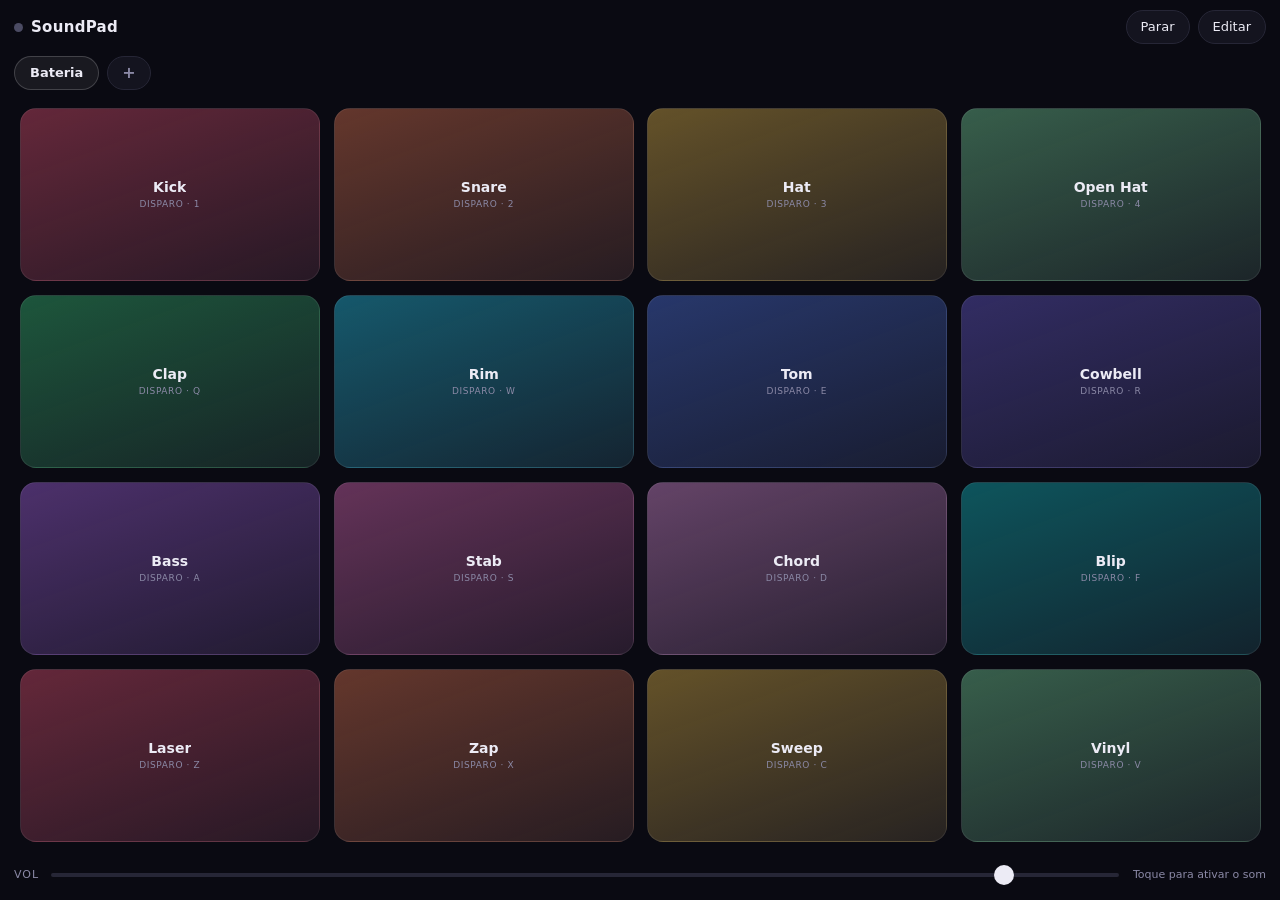
<file: index.html>
<!DOCTYPE html>
<html lang="pt-BR">
<head>
<meta charset="utf-8">
<meta name="viewport" content="width=device-width, initial-scale=1, maximum-scale=1, user-scalable=no, viewport-fit=cover">
<meta name="apple-mobile-web-app-capable" content="yes">
<meta name="mobile-web-app-capable" content="yes">
<meta name="apple-mobile-web-app-title" content="SoundPad">
<meta name="apple-mobile-web-app-status-bar-style" content="black-translucent">
<meta name="theme-color" content="#0a0a12">
<title>SoundPad</title>
<link rel="manifest" href="manifest.webmanifest">
<link rel="apple-touch-icon" href="icon-180.png">
<link rel="stylesheet" href="styles.css">
</head>
<body>
  <div id="app">
    <header class="bar">
      <div class="brand">
        <span class="dot" id="statusDot" title="estado do áudio"></span>
        <strong>SoundPad</strong>
      </div>
      <div class="bar-actions">
        <button id="btnStop" class="chip" type="button">Parar</button>
        <button id="btnEdit" class="chip" type="button" aria-pressed="false">Editar</button>
      </div>
    </header>

    <nav id="folders" class="folders" aria-label="Pastas de sons"></nav>

    <main id="grid" class="grid" aria-label="Pads"></main>

    <div id="warn" class="warn" hidden>
      <span id="warnText"></span>
      <button id="warnClose" type="button" aria-label="Dispensar">✕</button>
    </div>

    <footer class="bar footer">
      <label class="vol">
        <span aria-hidden="true">VOL</span>
        <input id="master" type="range" min="0" max="100" value="90" aria-label="Volume geral">
      </label>
      <span id="hint" class="hint">Toque em um pad</span>
    </footer>
  </div>

  <div id="sheet" class="sheet" hidden>
    <div class="sheet-panel" role="dialog" aria-modal="true" aria-labelledby="sheetTitle">
      <div class="sheet-grab"></div>
      <div class="sheet-body">
      <h2 id="sheetTitle">Pad 1</h2>

      <label class="field">
        <span>Nome</span>
        <input id="fName" type="text" maxlength="14" autocomplete="off" autocapitalize="none">
      </label>

      <div class="field">
        <span>Som</span>
        <div class="row">
          <button id="fPick" class="btn" type="button">Escolher arquivos…</button>
          <button id="fReset" class="btn ghost" type="button">Padrão</button>
        </div>
        <small id="fFile" class="muted">som padrão</small>
      </div>

      <div class="field">
        <span>Modo</span>
        <div class="seg" id="fMode" role="radiogroup">
          <button type="button" data-mode="oneshot" role="radio">Disparo</button>
          <button type="button" data-mode="gate" role="radio">Enquanto segura</button>
          <button type="button" data-mode="loop" role="radio">Loop</button>
        </div>
      </div>

      <label class="field">
        <span>Volume do pad — <b id="fVolVal">100%</b></span>
        <input id="fVol" type="range" min="0" max="150" value="100">
      </label>

      <label class="field cbx">
        <input id="fChoke" type="checkbox">
        <span>Reiniciar ao tocar de novo (corta o som anterior)</span>
      </label>

      <div class="field">
        <span>Cor</span>
        <div class="colors" id="fColors"></div>
      </div>

      </div>

      <div class="row end">
        <button id="fTest" class="btn ghost" type="button">Testar</button>
        <button id="fDone" class="btn primary" type="button">Concluir</button>
      </div>
    </div>
  </div>

  <div id="folderSheet" class="sheet" hidden>
    <div class="sheet-panel" role="dialog" aria-modal="true" aria-labelledby="gTitle">
      <div class="sheet-grab"></div>
      <div class="sheet-body">
      <h2 id="gTitle">Nova pasta</h2>

      <label class="field">
        <span>Nome</span>
        <input id="gName" type="text" maxlength="18" autocomplete="off" placeholder="Ex.: Live, Podcast, Memes">
      </label>

      <div class="field" id="gSuggestField">
        <span>Sugestões</span>
        <div class="chips" id="gSuggest"></div>
      </div>

      <div class="field" id="gKitField">
        <span>Começar com</span>
        <div class="seg" id="gKit" role="radiogroup">
          <button type="button" data-kit="empty" role="radio">Pads vazios</button>
          <button type="button" data-kit="drums" role="radio">Kit de bateria</button>
        </div>
      </div>

      <div class="field" id="gBulkField">
        <span>Sons</span>
        <div class="row">
          <button id="gBulk" class="btn" type="button">Carregar vários sons…</button>
        </div>
        <small id="gStatus" class="muted"></small>
      </div>

      </div>

      <div class="row end">
        <button id="gDelete" class="btn danger" type="button">Apagar pasta</button>
        <button id="gSave" class="btn primary" type="button">Salvar</button>
      </div>
    </div>
  </div>

  <input id="filePicker" type="file" accept="audio/*,.mp3,.m4a,.wav,.aac,.caf,.ogg" multiple hidden>
  <input id="bulkPicker" type="file" accept="audio/*,.mp3,.m4a,.wav,.aac,.caf,.ogg" multiple hidden>
  <script src="app.js"></script>
</body>
</html>
</file>
<file: styles.css>
:root {
  --bg: #0a0a12;
  --panel: #14141f;
  --line: #262636;
  --text: #ecebf5;
  --muted: #8b89a6;
  --accent: #6c5ce7;
  --pad-r: 16px;
  --gap: 10px;
}

* { box-sizing: border-box; }

/* Qualquer `display` declarado aqui vence o `[hidden]` do navegador, e o JS
 * esconde coisas por esse atributo. Uma regra só evita o problema todo. */
[hidden] { display: none !important; }

html, body {
  margin: 0;
  height: 100%;
  overscroll-behavior: none;
}

body {
  background: var(--bg);
  color: var(--text);
  font: 15px/1.4 -apple-system, BlinkMacSystemFont, "Segoe UI", system-ui, sans-serif;
  /* No iOS um toque longo abre lupa/seleção e atrasa o som. */
  -webkit-user-select: none;
  user-select: none;
  -webkit-touch-callout: none;
  -webkit-tap-highlight-color: transparent;
  touch-action: manipulation;
}

#app {
  display: flex;
  flex-direction: column;
  height: 100dvh;
  padding: env(safe-area-inset-top) env(safe-area-inset-right) env(safe-area-inset-bottom) env(safe-area-inset-left);
}

/* ---------- barras ---------- */

.bar {
  display: flex;
  align-items: center;
  justify-content: space-between;
  gap: 12px;
  padding: 10px 14px;
  flex: 0 0 auto;
}

.brand { display: flex; align-items: center; gap: 8px; letter-spacing: .3px; }
.brand strong { font-size: 15px; font-weight: 650; }

.dot {
  width: 9px; height: 9px;
  border-radius: 50%;
  background: #4b4b63;
  transition: background .2s, box-shadow .2s;
}
.dot.live { background: #2ecc71; box-shadow: 0 0 10px #2ecc71aa; }

.bar-actions { display: flex; gap: 8px; }

.chip {
  appearance: none;
  border: 1px solid var(--line);
  background: var(--panel);
  color: var(--text);
  font: inherit;
  font-size: 13px;
  padding: 7px 14px;
  border-radius: 999px;
  cursor: pointer;
}
.chip:active { transform: scale(.96); }
.chip[aria-pressed="true"] {
  background: var(--accent);
  border-color: var(--accent);
  color: #fff;
}

.footer { padding-top: 4px; }

.vol { display: flex; align-items: center; gap: 10px; flex: 1; min-width: 0; }
.vol span { font-size: 11px; color: var(--muted); letter-spacing: 1px; }

input[type="range"] {
  -webkit-appearance: none;
  appearance: none;
  flex: 1;
  min-width: 0;
  height: 26px;
  background: transparent;
}
input[type="range"]::-webkit-slider-runnable-track {
  height: 4px;
  border-radius: 2px;
  background: var(--line);
}
input[type="range"]::-webkit-slider-thumb {
  -webkit-appearance: none;
  width: 20px; height: 20px;
  margin-top: -8px;
  border-radius: 50%;
  background: var(--text);
}
input[type="range"]::-moz-range-track { height: 4px; border-radius: 2px; background: var(--line); }
input[type="range"]::-moz-range-thumb { width: 20px; height: 20px; border: 0; border-radius: 50%; background: var(--text); }

.hint { font-size: 11px; color: var(--muted); white-space: nowrap; }

/* ---------- aviso de armazenamento ---------- */

.warn {
  flex: 0 0 auto;
  display: flex;
  align-items: center;
  gap: 10px;
  margin: 0 14px 8px;
  padding: 10px 12px;
  border: 1px solid #ffc93c3d;
  border-radius: 12px;
  background: #ffc93c14;
  font-size: 12px;
  line-height: 1.35;
  color: #ffd76b;
}
.warn button {
  margin-left: auto;
  flex: 0 0 auto;
  appearance: none;
  border: 0;
  background: transparent;
  color: inherit;
  font: inherit;
  font-size: 15px;
  padding: 2px 4px;
  cursor: pointer;
  opacity: .7;
}

/* ---------- barra de pastas ---------- */

.folders {
  flex: 0 0 auto;
  display: flex;
  gap: 8px;
  padding: 2px 14px 10px;
  overflow-x: auto;
  overflow-y: hidden;
  scrollbar-width: none;
  -webkit-overflow-scrolling: touch;
  scroll-snap-type: x proximity;
}
.folders::-webkit-scrollbar { display: none; }

.fchip {
  flex: 0 0 auto;
  scroll-snap-align: center;
  appearance: none;
  border: 1px solid var(--line);
  background: var(--panel);
  color: var(--muted);
  font: inherit;
  font-size: 13px;
  font-weight: 550;
  padding: 7px 15px;
  border-radius: 999px;
  cursor: pointer;
  white-space: nowrap;
}
.fchip:active { transform: scale(.96); }
.fchip[aria-current="true"] {
  background: #ffffff10;
  border-color: #ffffff2e;
  color: var(--text);
}
.fchip.add { padding: 7px 14px; font-size: 16px; line-height: 1; color: var(--muted); }

body.editing .fchip[aria-current="true"]::after { content: " ✎"; opacity: .6; }

/* No modo editar o gesto é do arrasto, não da rolagem da barra. */
body.editing .fchip { touch-action: none; }
body.editing .folders { scroll-snap-type: none; }
body.dragging-folder { cursor: grabbing; }
body.dragging-folder .fchip:not(.dragging) { transition: transform .16s ease-out; }

.fchip.dragging {
  position: relative;
  z-index: 5;
  border-color: #ffffff45;
  background: #20202e;
  color: var(--text);
  box-shadow: 0 10px 24px #000000a6;
  transform-origin: center;
}

.chip.hot { border-color: #ffffff36; color: #fff; }

/* ---------- grade de pads ---------- */

.grid {
  flex: 1 1 auto;
  min-height: 0;
  display: grid;
  grid-template-columns: repeat(4, 1fr);
  grid-auto-rows: 1fr;
  gap: var(--gap);
  padding: 4px 14px 10px;
}

.pad {
  position: relative;
  display: flex;
  flex-direction: column;
  align-items: center;
  justify-content: center;
  gap: 3px;
  padding: 9px 7px;
  text-align: center;
  border: 1px solid #ffffff14;
  border-radius: var(--pad-r);
  background:
    linear-gradient(160deg, color-mix(in srgb, var(--c) 34%, transparent), color-mix(in srgb, var(--c) 8%, transparent)),
    var(--panel);
  color: var(--text);
  font: inherit;
  cursor: pointer;
  overflow: hidden;
  /* o pad nunca deve rolar/zoomar a página */
  touch-action: none;
  transition: transform .06s ease-out, box-shadow .12s ease-out;
  will-change: transform;
}

.pad .label {
  font-size: 12px;
  font-weight: 600;
  line-height: 1.15;
  max-width: 100%;
  overflow: hidden;
  text-overflow: ellipsis;
  white-space: nowrap;
}
.pad .sub {
  font-size: 9px;
  letter-spacing: .6px;
  text-transform: uppercase;
  color: var(--muted);
}

.pad .glow {
  position: absolute;
  inset: 0;
  border-radius: inherit;
  background: radial-gradient(circle at 50% 45%, color-mix(in srgb, var(--c) 85%, white 15%), transparent 68%);
  opacity: 0;
  pointer-events: none;
}
.pad.hit .glow {
  opacity: .85;
  transition: opacity .34s ease-out;
}
.pad.hit {
  transform: scale(.955);
  box-shadow: 0 0 22px color-mix(in srgb, var(--c) 55%, transparent);
}

.pad.playing { border-color: color-mix(in srgb, var(--c) 70%, transparent); }
.pad.playing::after {
  content: "";
  position: absolute;
  top: 8px; right: 8px;
  width: 7px; height: 7px;
  border-radius: 50%;
  background: var(--c);
  box-shadow: 0 0 8px var(--c);
}

.pad.custom .sub { color: color-mix(in srgb, var(--c) 70%, var(--muted)); }

/* pad sem som: convida a receber um arquivo */
.pad.empty {
  background: var(--panel);
  border-style: dashed;
  border-color: #ffffff1f;
}
.pad.empty .label { font-size: 22px; font-weight: 300; color: var(--muted); }
.pad.empty .sub { opacity: .75; }
.pad.empty.hit { box-shadow: none; }

body.editing .pad {
  animation: wiggle 1.6s ease-in-out infinite;
  touch-action: none;          /* no modo editar o gesto é do arrasto */
}

/* pad sendo arrastado e o lugar para onde ele vai */
.pad.arrastando {
  z-index: 10;
  animation: none;
  opacity: .92;
  box-shadow: 0 14px 34px #000000b3;
  transition: none;
}
.pad.alvo {
  animation: none;
  border-color: var(--text);
  border-style: solid;
  box-shadow: inset 0 0 0 2px #ffffff5c;
}
body.dragging-pad .pad:not(.arrastando) { animation: none; }
body.editing .pad::before {
  content: "✎";
  position: absolute;
  top: 6px; left: 9px;
  font-size: 12px;
  color: var(--muted);
}
@keyframes wiggle {
  0%, 100% { transform: rotate(-.35deg); }
  50% { transform: rotate(.35deg); }
}
@media (prefers-reduced-motion: reduce) {
  body.editing .pad { animation: none; }
}

/* ---------- painel de ajustes ---------- */

.sheet {
  position: fixed;
  inset: 0;
  z-index: 20;
  display: flex;
  align-items: flex-end;
  justify-content: center;
  background: #000000a8;
  -webkit-backdrop-filter: blur(6px);
  backdrop-filter: blur(6px);
}

.sheet-panel {
  width: min(520px, 100%);
  max-height: 88dvh;
  /* Rodapé fora da área que rola: sem isso a barra de ações fica flutuando
   * por cima do último campo e corta as cores pela metade. */
  display: flex;
  flex-direction: column;
  overflow: hidden;
  background: var(--panel);
  border: 1px solid var(--line);
  border-bottom: 0;
  border-radius: 22px 22px 0 0;
  padding: 8px 20px calc(14px + env(safe-area-inset-bottom));
  animation: rise .22s ease-out;
}

.sheet-body {
  flex: 1 1 auto;
  min-height: 0;
  overflow-y: auto;
  -webkit-overflow-scrolling: touch;
}
@keyframes rise { from { transform: translateY(14%); opacity: .6; } }

.sheet-grab {
  width: 40px; height: 4px;
  border-radius: 2px;
  background: var(--line);
  margin: 6px auto 12px;
}

.sheet h2 { margin: 0 0 16px; font-size: 17px; }

.field { display: block; margin-bottom: 16px; }
.field > span { display: block; font-size: 12px; color: var(--muted); margin-bottom: 7px; }
.field.cbx { display: flex; align-items: center; gap: 10px; }
.field.cbx span { margin: 0; font-size: 12px; color: var(--muted); }
.field.cbx input { width: 18px; height: 18px; accent-color: var(--accent); }

.field input[type="text"] {
  width: 100%;
  font: inherit;
  /* < 16px faz o iOS dar zoom ao focar o campo */
  font-size: 16px;
  color: var(--text);
  background: #0d0d16;
  border: 1px solid var(--line);
  border-radius: 10px;
  padding: 11px 12px;
}

.row { display: flex; gap: 8px; align-items: center; flex-wrap: wrap; }

/* A ação principal fica sempre à mão, no rodapé do painel, enquanto os campos
 * rolam acima dela. */
.row.end {
  flex: 0 0 auto;
  justify-content: flex-end;
  margin-top: 4px;
  padding-top: 14px;
  border-top: 1px solid var(--line);
}

.btn {
  appearance: none;
  font: inherit;
  font-size: 14px;
  padding: 11px 16px;
  border-radius: 11px;
  border: 1px solid var(--line);
  background: #0d0d16;
  color: var(--text);
  cursor: pointer;
}
.btn:active { transform: scale(.97); }
.btn.primary { background: var(--accent); border-color: var(--accent); color: #fff; font-weight: 600; }
.btn.ghost { background: transparent; }
.btn.danger { border-color: #ff4d6d59; color: #ff6b81; }

.chips { display: flex; flex-wrap: wrap; gap: 7px; }
.chip.sm { font-size: 12px; padding: 6px 12px; color: var(--muted); }

.muted { color: var(--muted); font-size: 11px; display: block; margin-top: 8px; }

.seg { display: flex; border: 1px solid var(--line); border-radius: 11px; overflow: hidden; }
.seg button {
  flex: 1;
  appearance: none;
  border: 0;
  border-right: 1px solid var(--line);
  background: #0d0d16;
  color: var(--muted);
  font: inherit;
  font-size: 12px;
  padding: 11px 4px;
  cursor: pointer;
}
.seg button:last-child { border-right: 0; }
.seg button[aria-checked="true"] { background: var(--accent); color: #fff; font-weight: 600; }

.colors { display: flex; gap: 9px; flex-wrap: wrap; }
.colors button {
  width: 30px; height: 30px;
  border-radius: 50%;
  border: 2px solid transparent;
  background: var(--c);
  cursor: pointer;
  padding: 0;
}
.colors button[aria-pressed="true"] { border-color: var(--text); }

@media (min-width: 720px) {
  .grid { padding: 8px 20px 14px; --gap: 14px; }
  .pad .label { font-size: 14px; }
}
</file>
